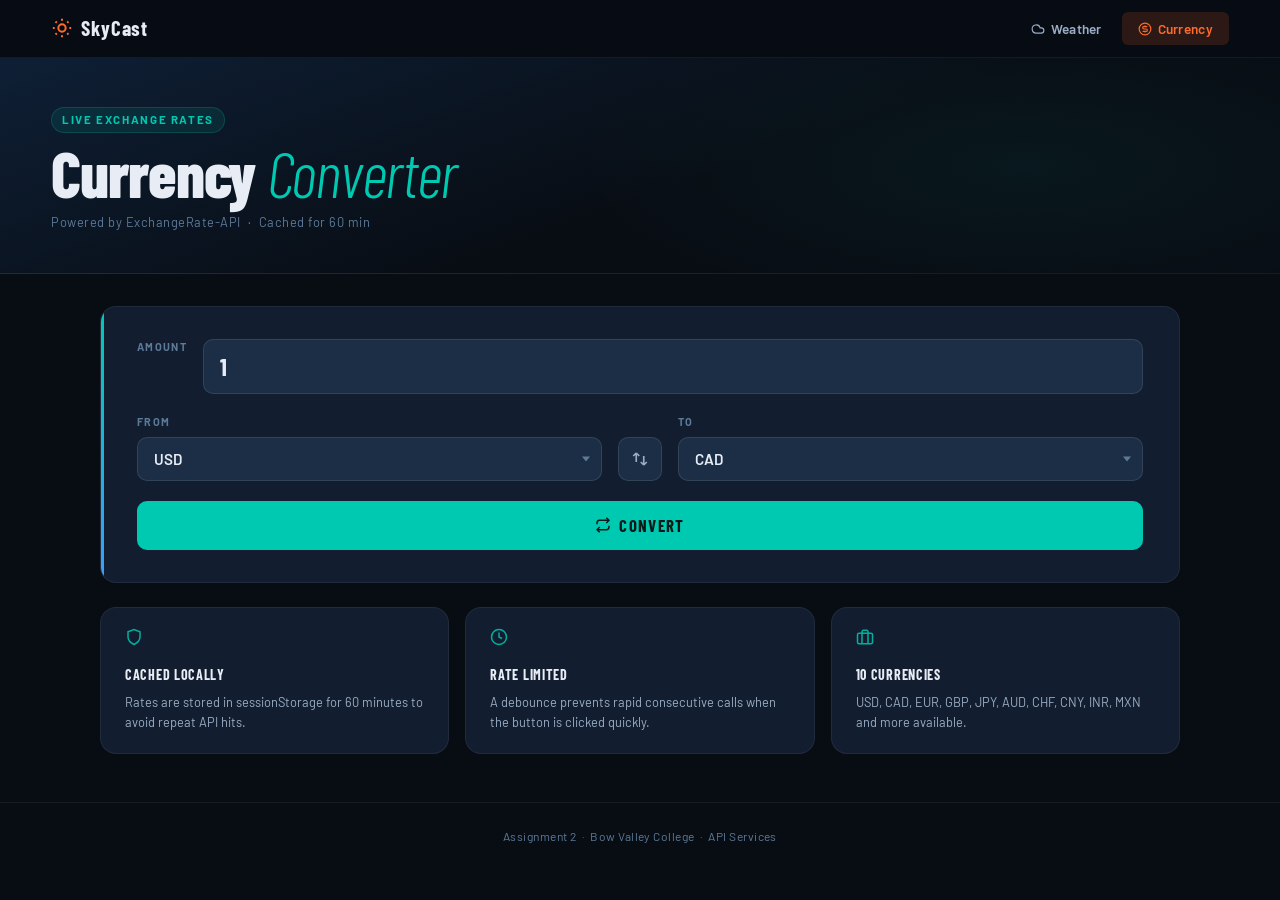
<file: currency.html>
<!DOCTYPE html>
<html lang="en">
<head>
  <meta charset="UTF-8">
  <meta name="viewport" content="width=device-width, initial-scale=1.0">
  <title>Currency Exchange</title>
  <link rel="preconnect" href="https://fonts.googleapis.com">
  <link href="https://fonts.googleapis.com/css2?family=Barlow:ital,wght@0,300;0,400;0,600;0,700;1,300&family=Barlow+Condensed:wght@300;400;600;700;800&display=swap" rel="stylesheet">
  <link rel="stylesheet" href="style.css">
</head>
<body class="page-currency">

  <!-- NAV -->
  <nav class="topnav">
    <div class="topnav__brand">
      <svg class="brand-icon" width="22" height="22" viewBox="0 0 24 24" fill="none" stroke="currentColor" stroke-width="2.2"><circle cx="12" cy="12" r="4"/><path d="M12 2v2M12 20v2M4.93 4.93l1.41 1.41M17.66 17.66l1.41 1.41M2 12h2M20 12h2M4.93 19.07l1.41-1.41M17.66 6.34l1.41-1.41"/></svg>
      <span>SkyCast</span>
    </div>
    <div class="topnav__links">
      <a href="index.html" class="topnav__link">
        <svg width="14" height="14" viewBox="0 0 24 24" fill="none" stroke="currentColor" stroke-width="2"><path d="M17.5 19H9a7 7 0 1 1 6.71-9h1.79a4.5 4.5 0 1 1 0 9z"/></svg>
        Weather
      </a>
      <a href="currency.html" class="topnav__link topnav__link--active">
        <svg width="14" height="14" viewBox="0 0 24 24" fill="none" stroke="currentColor" stroke-width="2"><circle cx="12" cy="12" r="10"/><path d="M16 8h-6a2 2 0 0 0 0 4h4a2 2 0 0 1 0 4H8"/><path d="M12 6v2m0 8v2"/></svg>
        Currency
      </a>
    </div>
  </nav>

  <!-- PAGE HEADER -->
  <div class="currency-hero">
    <div class="currency-hero__text">
      <p class="currency-hero__eyebrow">Live Exchange Rates</p>
      <h1 class="currency-hero__title">Currency <em>Converter</em></h1>
      <p class="currency-hero__sub">Powered by ExchangeRate-API &nbsp;·&nbsp; Cached for 60 min</p>
    </div>
    <div class="currency-hero__bg-glow"></div>
  </div>

  <!-- CONVERTER CARD -->
  <section class="container converter-section">
    <div class="converter-card">

      <!-- Amount row -->
      <div class="conv-row">
        <label class="conv-label" for="amt">Amount</label>
        <input type="number" id="amt" class="conv-input conv-input--amount" value="1" min="0" placeholder="Enter amount">
      </div>

      <!-- Currency selects row -->
      <div class="conv-row conv-row--selects">
        <div class="conv-group">
          <label class="conv-label" for="from-c">From</label>
          <div class="select-wrap">
            <select id="from-c" class="conv-select"></select>
          </div>
        </div>

        <button class="swap-currencies" id="swap-btn" title="Swap currencies">
          <svg width="18" height="18" viewBox="0 0 24 24" fill="none" stroke="currentColor" stroke-width="2.2">
            <path d="M7 16V4m0 0L3 8m4-4l4 4"/><path d="M17 8v12m0 0l4-4m-4 4l-4-4"/>
          </svg>
        </button>

        <div class="conv-group">
          <label class="conv-label" for="to-c">To</label>
          <div class="select-wrap">
            <select id="to-c" class="conv-select"></select>
          </div>
        </div>
      </div>

      <!-- Convert button -->
      <button id="btn" class="convert-btn">
        <svg width="16" height="16" viewBox="0 0 24 24" fill="none" stroke="currentColor" stroke-width="2.2"><polyline points="17 1 21 5 17 9"/><path d="M3 11V9a4 4 0 0 1 4-4h14"/><polyline points="7 23 3 19 7 15"/><path d="M21 13v2a4 4 0 0 1-4 4H3"/></svg>
        Convert
      </button>

      <!-- Result display -->
      <div class="result-display" id="result-display" style="display:none">
        <div class="result-display__main">
          <span class="result-display__from" id="res-from">--</span>
          <svg width="20" height="20" viewBox="0 0 24 24" fill="none" stroke="currentColor" stroke-width="1.8" style="flex-shrink:0"><path d="M5 12h14M12 5l7 7-7 7"/></svg>
          <span class="result-display__to" id="res-to">--</span>
        </div>
        <div class="result-display__rate" id="rt">--</div>
        <div class="result-display__cache" id="cache-label"></div>
      </div>

    </div>

    <!-- Info tiles below converter -->
    <div class="currency-tiles">
      <div class="ctile">
        <div class="ctile__icon">
          <svg width="18" height="18" viewBox="0 0 24 24" fill="none" stroke="currentColor" stroke-width="2"><path d="M12 22s8-4 8-10V5l-8-3-8 3v7c0 6 8 10 8 10z"/></svg>
        </div>
        <p class="ctile__title">Cached Locally</p>
        <p class="ctile__body">Rates are stored in sessionStorage for 60 minutes to avoid repeat API hits.</p>
      </div>
      <div class="ctile">
        <div class="ctile__icon">
          <svg width="18" height="18" viewBox="0 0 24 24" fill="none" stroke="currentColor" stroke-width="2"><circle cx="12" cy="12" r="10"/><polyline points="12 6 12 12 16 14"/></svg>
        </div>
        <p class="ctile__title">Rate Limited</p>
        <p class="ctile__body">A debounce prevents rapid consecutive calls when the button is clicked quickly.</p>
      </div>
      <div class="ctile">
        <div class="ctile__icon">
          <svg width="18" height="18" viewBox="0 0 24 24" fill="none" stroke="currentColor" stroke-width="2"><rect x="2" y="7" width="20" height="14" rx="2" ry="2"/><path d="M16 21V5a2 2 0 0 0-2-2h-4a2 2 0 0 0-2 2v16"/></svg>
        </div>
        <p class="ctile__title">10 Currencies</p>
        <p class="ctile__body">USD, CAD, EUR, GBP, JPY, AUD, CHF, CNY, INR, MXN and more available.</p>
      </div>
    </div>
  </section>

  <footer class="site-footer">
    <p>Assignment 2 &nbsp;·&nbsp; Bow Valley College &nbsp;·&nbsp; API Services</p>
  </footer>

  <script src="currency.js"></script>
  <script>
    // Swap button logic
    document.getElementById("swap-btn").addEventListener("click", () => {
      const fromSel = document.getElementById("from-c");
      const toSel   = document.getElementById("to-c");
      const tmp     = fromSel.value;
      fromSel.value = toSel.value;
      toSel.value   = tmp;
    });
  </script>
</body>
</html>
</file>
<file: style.css>
/* ================================================
   style.css — SkyCast Dark Weather Dashboard
   AccuWeather-inspired dark mode redesign
   ================================================ */

/* ---- Tokens ---- */
:root {
  /* Core palette — deep navy to near-black, like AccuWeather dark */
  --bg:           #080d14;
  --bg-2:         #0d1520;
  --bg-3:         #111c2d;
  --surface:      #121e30;
  --surface-2:    #162436;
  --surface-3:    #1c2e45;
  --border:       rgba(255,255,255,0.06);
  --border-2:     rgba(255,255,255,0.1);

  /* Text */
  --txt:          #e8edf5;
  --txt-2:        #9aadc4;
  --txt-3:        #5d7a99;

  /* Accents */
  --orange:       #ff6b2b;   /* AccuWeather signature orange */
  --orange-soft:  rgba(255,107,43,0.15);
  --orange-glow:  rgba(255,107,43,0.08);
  --blue:         #3b9eff;
  --blue-soft:    rgba(59,158,255,0.12);
  --teal:         #00c9b1;
  --green:        #2ed573;

  /* Typography */
  --font-display: 'Barlow Condensed', sans-serif;
  --font-body:    'Barlow', sans-serif;

  /* Misc */
  --nav-h:        58px;
  --radius:       10px;
  --radius-lg:    16px;
  --ease:         cubic-bezier(0.4, 0, 0.2, 1);
}

/* ---- Reset ---- */
*, *::before, *::after { box-sizing: border-box; margin: 0; padding: 0; }
html { scroll-behavior: smooth; }
body {
  font-family: var(--font-body);
  background: var(--bg);
  color: var(--txt);
  font-size: 16px;
  line-height: 1.55;
  min-height: 100vh;
  -webkit-font-smoothing: antialiased;
}
img { display: block; max-width: 100%; }
button { cursor: pointer; font-family: var(--font-body); }
a { text-decoration: none; }

.container {
  width: min(1080px, 94%);
  margin-inline: auto;
}

/* ================================================
   NAV
   ================================================ */
.topnav {
  position: sticky;
  top: 0;
  z-index: 200;
  height: var(--nav-h);
  display: flex;
  align-items: center;
  justify-content: space-between;
  padding: 0 4%;
  background: rgba(8, 13, 20, 0.92);
  backdrop-filter: blur(20px);
  -webkit-backdrop-filter: blur(20px);
  border-bottom: 1px solid var(--border);
}

.topnav__brand {
  display: flex;
  align-items: center;
  gap: 8px;
  font-family: var(--font-display);
  font-size: 1.3rem;
  font-weight: 700;
  letter-spacing: 0.04em;
  color: var(--txt);
}

.brand-icon { color: var(--orange); }

.topnav__links {
  display: flex;
  gap: 4px;
}

.topnav__link {
  display: flex;
  align-items: center;
  gap: 6px;
  padding: 6px 16px;
  border-radius: 6px;
  font-size: 0.85rem;
  font-weight: 600;
  color: var(--txt-2);
  letter-spacing: 0.02em;
  transition: color 0.18s, background 0.18s;
}
.topnav__link:hover { color: var(--txt); background: var(--surface-2); }
.topnav__link--active {
  color: var(--orange);
  background: var(--orange-soft);
}

/* ================================================
   WEATHER HERO
   ================================================ */
.weather-hero {
  position: relative;
  overflow: hidden;
  background: linear-gradient(160deg, #0e1f35 0%, #080d14 55%);
  padding: 3.5rem 4% 3rem;
  display: flex;
  gap: 3rem;
  align-items: flex-start;
  justify-content: space-between;
  border-bottom: 1px solid var(--border);
  min-height: 280px;
}

/* Atmospheric glow — the signature AccuWeather warm haze */
.weather-hero__bg-glow {
  position: absolute;
  inset: 0;
  pointer-events: none;
  background:
    radial-gradient(ellipse 60% 80% at 85% 50%, rgba(255,107,43,0.07) 0%, transparent 70%),
    radial-gradient(ellipse 40% 60% at 15% 80%, rgba(59,158,255,0.06) 0%, transparent 60%);
}

.weather-hero__left {
  position: relative;
  z-index: 1;
}

.location-line {
  display: inline-flex;
  align-items: center;
  gap: 6px;
  font-size: 0.78rem;
  font-weight: 600;
  letter-spacing: 0.12em;
  text-transform: uppercase;
  color: var(--orange);
  margin-bottom: 0.75rem;
  padding: 4px 10px 4px 8px;
  background: var(--orange-soft);
  border-radius: 100px;
  border: 1px solid rgba(255,107,43,0.2);
}

.big-temp-wrap {
  display: flex;
  align-items: flex-start;
  gap: 2px;
  line-height: 1;
  margin-bottom: 0.4rem;
}

.big-temp {
  font-family: var(--font-display);
  font-size: clamp(5rem, 12vw, 9rem);
  font-weight: 800;
  letter-spacing: -0.03em;
  color: var(--txt);
  /* Subtle warm glow on the number */
  text-shadow: 0 0 60px rgba(255,107,43,0.25);
}

.big-temp-unit {
  font-family: var(--font-display);
  font-size: 2.4rem;
  font-weight: 300;
  color: var(--txt-2);
  margin-top: 1.2rem;
}

.big-desc {
  font-family: var(--font-display);
  font-size: 1.6rem;
  font-weight: 300;
  letter-spacing: 0.06em;
  text-transform: uppercase;
  color: var(--txt-2);
  margin-bottom: 0.4rem;
}

.big-time {
  font-size: 0.8rem;
  color: var(--txt-3);
  letter-spacing: 0.04em;
}

.weather-hero__right {
  position: relative;
  z-index: 1;
  display: flex;
  flex-direction: column;
  align-items: flex-end;
  gap: 1.5rem;
  padding-top: 0.5rem;
}

/* Big weather icon */
.hero-icon {
  width: 100px;
  height: 100px;
  filter: drop-shadow(0 0 24px rgba(255,200,80,0.4)) drop-shadow(0 0 8px rgba(255,255,255,0.1));
  animation: float 4s ease-in-out infinite;
}

@keyframes float {
  0%, 100% { transform: translateY(0); }
  50%       { transform: translateY(-8px); }
}

/* Meta grid on the right side */
.hero-meta {
  display: grid;
  grid-template-columns: 1fr 1fr;
  gap: 0.6rem 2rem;
}

.hero-meta__item {
  display: flex;
  flex-direction: column;
  gap: 2px;
  text-align: right;
}

.hero-meta__label {
  font-size: 0.68rem;
  font-weight: 600;
  text-transform: uppercase;
  letter-spacing: 0.1em;
  color: var(--txt-3);
}

.hero-meta__val {
  font-family: var(--font-display);
  font-size: 1.05rem;
  font-weight: 600;
  color: var(--txt);
}

/* ================================================
   DETAIL STRIP
   ================================================ */
.detail-strip {
  display: flex;
  gap: 1px;
  background: var(--border);
  border-bottom: 1px solid var(--border);
  overflow-x: auto;
  scrollbar-width: none;
}
.detail-strip::-webkit-scrollbar { display: none; }

.detail-card {
  flex: 1;
  min-width: 130px;
  background: var(--surface);
  padding: 1.1rem 1.3rem;
  display: flex;
  align-items: center;
  gap: 0.85rem;
  transition: background 0.18s;
  animation: slideIn 0.4s var(--ease) both;
}

.detail-card:nth-child(1) { animation-delay: 0.05s; }
.detail-card:nth-child(2) { animation-delay: 0.10s; }
.detail-card:nth-child(3) { animation-delay: 0.15s; }
.detail-card:nth-child(4) { animation-delay: 0.20s; }
.detail-card:nth-child(5) { animation-delay: 0.25s; }

@keyframes slideIn {
  from { opacity: 0; transform: translateY(8px); }
  to   { opacity: 1; transform: translateY(0); }
}

.detail-card:hover { background: var(--surface-2); }
.detail-card--wide { min-width: 200px; }

.detail-card__icon {
  color: var(--orange);
  opacity: 0.9;
  flex-shrink: 0;
}

.detail-card__label {
  font-size: 0.68rem;
  font-weight: 600;
  text-transform: uppercase;
  letter-spacing: 0.1em;
  color: var(--txt-3);
  margin-bottom: 2px;
}

.detail-card__val {
  font-family: var(--font-display);
  font-size: 1rem;
  font-weight: 600;
  color: var(--txt);
}

/* ================================================
   PANELS SECTION
   ================================================ */
.section-panel {
  padding: 2rem 0 3rem;
}

.panel-row {
  display: grid;
  grid-template-columns: 1fr 1fr;
  gap: 1rem;
}

.panel {
  background: var(--surface);
  border: 1px solid var(--border);
  border-radius: var(--radius-lg);
  padding: 1.5rem 1.75rem;
}

.panel__title {
  font-family: var(--font-display);
  font-size: 0.72rem;
  font-weight: 700;
  letter-spacing: 0.14em;
  text-transform: uppercase;
  color: var(--txt-3);
  margin-bottom: 1.1rem;
}

/* Humidity bar */
.humidity-bar-wrap {
  display: flex;
  align-items: center;
  gap: 0.75rem;
  margin-bottom: 0.5rem;
}

.humidity-bar {
  flex: 1;
  height: 8px;
  background: var(--surface-3);
  border-radius: 100px;
  overflow: hidden;
}

.humidity-bar__fill {
  height: 100%;
  border-radius: 100px;
  background: linear-gradient(90deg, var(--blue) 0%, var(--teal) 60%, var(--orange) 100%);
  transition: width 1s cubic-bezier(0.4, 0, 0.2, 1);
}

.humidity-bar__label {
  font-family: var(--font-display);
  font-size: 1.1rem;
  font-weight: 700;
  color: var(--txt);
  width: 42px;
  text-align: right;
}

.humidity-scale {
  display: flex;
  justify-content: space-between;
  font-size: 0.65rem;
  color: var(--txt-3);
  letter-spacing: 0.06em;
  text-transform: uppercase;
}

/* About panel */
.panel__body {
  font-size: 0.85rem;
  color: var(--txt-2);
  line-height: 1.7;
  margin-bottom: 1.25rem;
}
.panel__body strong { color: var(--txt); }
.panel__body code {
  font-size: 0.78em;
  background: var(--surface-3);
  padding: 0.1em 0.4em;
  border-radius: 4px;
  color: var(--teal);
}

.refresh-btn {
  display: inline-flex;
  align-items: center;
  gap: 6px;
  padding: 7px 16px;
  background: var(--surface-3);
  border: 1px solid var(--border-2);
  border-radius: 6px;
  color: var(--txt-2);
  font-size: 0.8rem;
  font-weight: 600;
  letter-spacing: 0.04em;
  transition: all 0.18s;
}
.refresh-btn:hover { background: var(--orange-soft); color: var(--orange); border-color: rgba(255,107,43,0.3); }
.refresh-btn svg { transition: transform 0.4s var(--ease); }
.refresh-btn:hover svg { transform: rotate(-180deg); }

/* ================================================
   CURRENCY HERO
   ================================================ */
.currency-hero {
  position: relative;
  overflow: hidden;
  background: linear-gradient(160deg, #0e1f35 0%, #080d14 55%);
  padding: 3rem 4% 2.5rem;
  border-bottom: 1px solid var(--border);
}

.currency-hero__bg-glow {
  position: absolute;
  inset: 0;
  pointer-events: none;
  background: radial-gradient(ellipse 50% 100% at 80% 50%, rgba(0,201,177,0.06) 0%, transparent 70%);
}

.currency-hero__text {
  position: relative;
  z-index: 1;
}

.currency-hero__eyebrow {
  display: inline-flex;
  align-items: center;
  font-size: 0.72rem;
  font-weight: 700;
  letter-spacing: 0.14em;
  text-transform: uppercase;
  color: var(--teal);
  margin-bottom: 0.5rem;
  padding: 3px 10px;
  background: rgba(0,201,177,0.1);
  border-radius: 100px;
  border: 1px solid rgba(0,201,177,0.2);
}

.currency-hero__title {
  font-family: var(--font-display);
  font-size: clamp(2.5rem, 5vw, 4.5rem);
  font-weight: 800;
  letter-spacing: -0.02em;
  line-height: 1;
  margin-bottom: 0.5rem;
}
.currency-hero__title em {
  color: var(--teal);
  font-style: italic;
  font-weight: 300;
}

.currency-hero__sub {
  font-size: 0.8rem;
  color: var(--txt-3);
  letter-spacing: 0.04em;
}

/* ================================================
   CONVERTER
   ================================================ */
.converter-section {
  padding: 2rem 0 3rem;
  display: flex;
  flex-direction: column;
  gap: 1.5rem;
}

.converter-card {
  background: var(--surface);
  border: 1px solid var(--border);
  border-radius: var(--radius-lg);
  padding: 2rem 2.25rem;
  position: relative;
  overflow: hidden;
  /* Left accent line */
}

.converter-card::before {
  content: '';
  position: absolute;
  top: 0; left: 0; bottom: 0;
  width: 3px;
  background: linear-gradient(180deg, var(--teal), var(--blue));
  border-radius: 2px 0 0 2px;
}

.conv-row {
  display: flex;
  gap: 1rem;
  margin-bottom: 1.25rem;
}

.conv-row--selects {
  align-items: flex-end;
}

.conv-group {
  flex: 1;
  display: flex;
  flex-direction: column;
  gap: 0.4rem;
}

.conv-label {
  font-size: 0.68rem;
  font-weight: 700;
  text-transform: uppercase;
  letter-spacing: 0.12em;
  color: var(--txt-3);
}

.conv-input {
  background: var(--surface-3);
  border: 1px solid var(--border-2);
  border-radius: var(--radius);
  color: var(--txt);
  font-family: var(--font-display);
  font-size: 1.5rem;
  font-weight: 700;
  padding: 0.75rem 1rem;
  width: 100%;
  transition: border-color 0.18s, box-shadow 0.18s;
  -webkit-appearance: none;
  appearance: none;
}

.conv-input:focus {
  outline: none;
  border-color: var(--teal);
  box-shadow: 0 0 0 3px rgba(0,201,177,0.12);
}

.conv-input::placeholder { color: var(--txt-3); }

/* Remove number input arrows */
.conv-input::-webkit-outer-spin-button,
.conv-input::-webkit-inner-spin-button { -webkit-appearance: none; }
.conv-input[type=number] { appearance: textfield; }

.select-wrap {
  position: relative;
}

.select-wrap::after {
  content: '';
  position: absolute;
  right: 12px;
  top: 50%;
  transform: translateY(-50%);
  width: 0;
  height: 0;
  border-left: 4px solid transparent;
  border-right: 4px solid transparent;
  border-top: 5px solid var(--txt-3);
  pointer-events: none;
}

.conv-select {
  background: var(--surface-3);
  border: 1px solid var(--border-2);
  border-radius: var(--radius);
  color: var(--txt);
  font-family: var(--font-body);
  font-size: 0.95rem;
  font-weight: 600;
  padding: 0.75rem 2.5rem 0.75rem 1rem;
  width: 100%;
  -webkit-appearance: none;
  appearance: none;
  cursor: pointer;
  transition: border-color 0.18s, box-shadow 0.18s;
}

.conv-select:focus {
  outline: none;
  border-color: var(--teal);
  box-shadow: 0 0 0 3px rgba(0,201,177,0.12);
}

.conv-select option { background: var(--bg-2); }

/* Swap button */
.swap-currencies {
  background: var(--surface-3);
  border: 1px solid var(--border-2);
  border-radius: var(--radius);
  color: var(--txt-2);
  width: 44px;
  height: 44px;
  display: flex;
  align-items: center;
  justify-content: center;
  flex-shrink: 0;
  transition: all 0.25s var(--ease);
  align-self: flex-end;
}
.swap-currencies:hover {
  background: rgba(0,201,177,0.1);
  border-color: rgba(0,201,177,0.3);
  color: var(--teal);
  transform: rotate(180deg);
}

/* Convert button */
.convert-btn {
  display: flex;
  align-items: center;
  justify-content: center;
  gap: 8px;
  width: 100%;
  padding: 0.9rem;
  background: var(--teal);
  color: #071a18;
  border: none;
  border-radius: var(--radius);
  font-family: var(--font-display);
  font-size: 1.05rem;
  font-weight: 700;
  letter-spacing: 0.08em;
  text-transform: uppercase;
  transition: all 0.2s var(--ease);
  margin-bottom: 0;
}
.convert-btn:hover {
  filter: brightness(1.12);
  transform: translateY(-2px);
  box-shadow: 0 8px 24px rgba(0,201,177,0.25);
}
.convert-btn:active { transform: translateY(0); }

/* Result display */
.result-display {
  margin-top: 1.5rem;
  padding-top: 1.5rem;
  border-top: 1px solid var(--border);
  animation: resultReveal 0.35s var(--ease) both;
}

@keyframes resultReveal {
  from { opacity: 0; transform: translateY(10px); }
  to   { opacity: 1; transform: translateY(0); }
}

.result-display__main {
  display: flex;
  align-items: center;
  gap: 1rem;
  flex-wrap: wrap;
  margin-bottom: 0.6rem;
}

.result-display__from {
  font-family: var(--font-display);
  font-size: 1.3rem;
  font-weight: 400;
  color: var(--txt-2);
}

.result-display__main svg { color: var(--teal); }

.result-display__to {
  font-family: var(--font-display);
  font-size: 2.4rem;
  font-weight: 800;
  color: var(--teal);
  letter-spacing: -0.02em;
}

.result-display__rate {
  font-size: 0.82rem;
  color: var(--txt-3);
  background: var(--surface-3);
  display: inline-block;
  padding: 4px 12px;
  border-radius: 100px;
  margin-bottom: 0.5rem;
}

.result-display__cache {
  font-size: 0.7rem;
  color: var(--txt-3);
  letter-spacing: 0.04em;
}

/* ================================================
   CURRENCY INFO TILES
   ================================================ */
.currency-tiles {
  display: grid;
  grid-template-columns: repeat(3, 1fr);
  gap: 1rem;
}

.ctile {
  background: var(--surface);
  border: 1px solid var(--border);
  border-radius: var(--radius-lg);
  padding: 1.25rem 1.5rem;
  transition: background 0.18s, border-color 0.18s;
}
.ctile:hover {
  background: var(--surface-2);
  border-color: var(--border-2);
}

.ctile__icon {
  color: var(--teal);
  margin-bottom: 0.75rem;
  opacity: 0.85;
}

.ctile__title {
  font-family: var(--font-display);
  font-size: 0.88rem;
  font-weight: 700;
  letter-spacing: 0.05em;
  color: var(--txt);
  margin-bottom: 0.35rem;
  text-transform: uppercase;
}

.ctile__body {
  font-size: 0.8rem;
  color: var(--txt-2);
  line-height: 1.6;
}

/* ================================================
   FOOTER
   ================================================ */
.site-footer {
  text-align: center;
  padding: 1.5rem 4%;
  border-top: 1px solid var(--border);
  font-size: 0.75rem;
  color: var(--txt-3);
  letter-spacing: 0.04em;
}

/* ================================================
   RESPONSIVE
   ================================================ */
@media (max-width: 768px) {
  .weather-hero {
    flex-direction: column;
    gap: 1.5rem;
    padding: 2.5rem 5% 2rem;
  }
  .weather-hero__right {
    flex-direction: row;
    align-items: center;
    justify-content: space-between;
    width: 100%;
  }
  .hero-meta { grid-template-columns: repeat(4, auto); text-align: left; }
  .hero-meta__item { text-align: left; }

  .panel-row { grid-template-columns: 1fr; }

  .currency-tiles { grid-template-columns: 1fr; }

  .conv-row--selects { flex-direction: column; }
  .swap-currencies { width: 100%; height: 38px; }
  .swap-currencies:hover { transform: rotate(90deg); }

  .detail-strip { padding: 0; }
}

@media (max-width: 480px) {
  .big-temp { font-size: 5.5rem; }
  .hero-meta { grid-template-columns: 1fr 1fr; }
  .currency-tiles { grid-template-columns: 1fr; }
}
</file>
